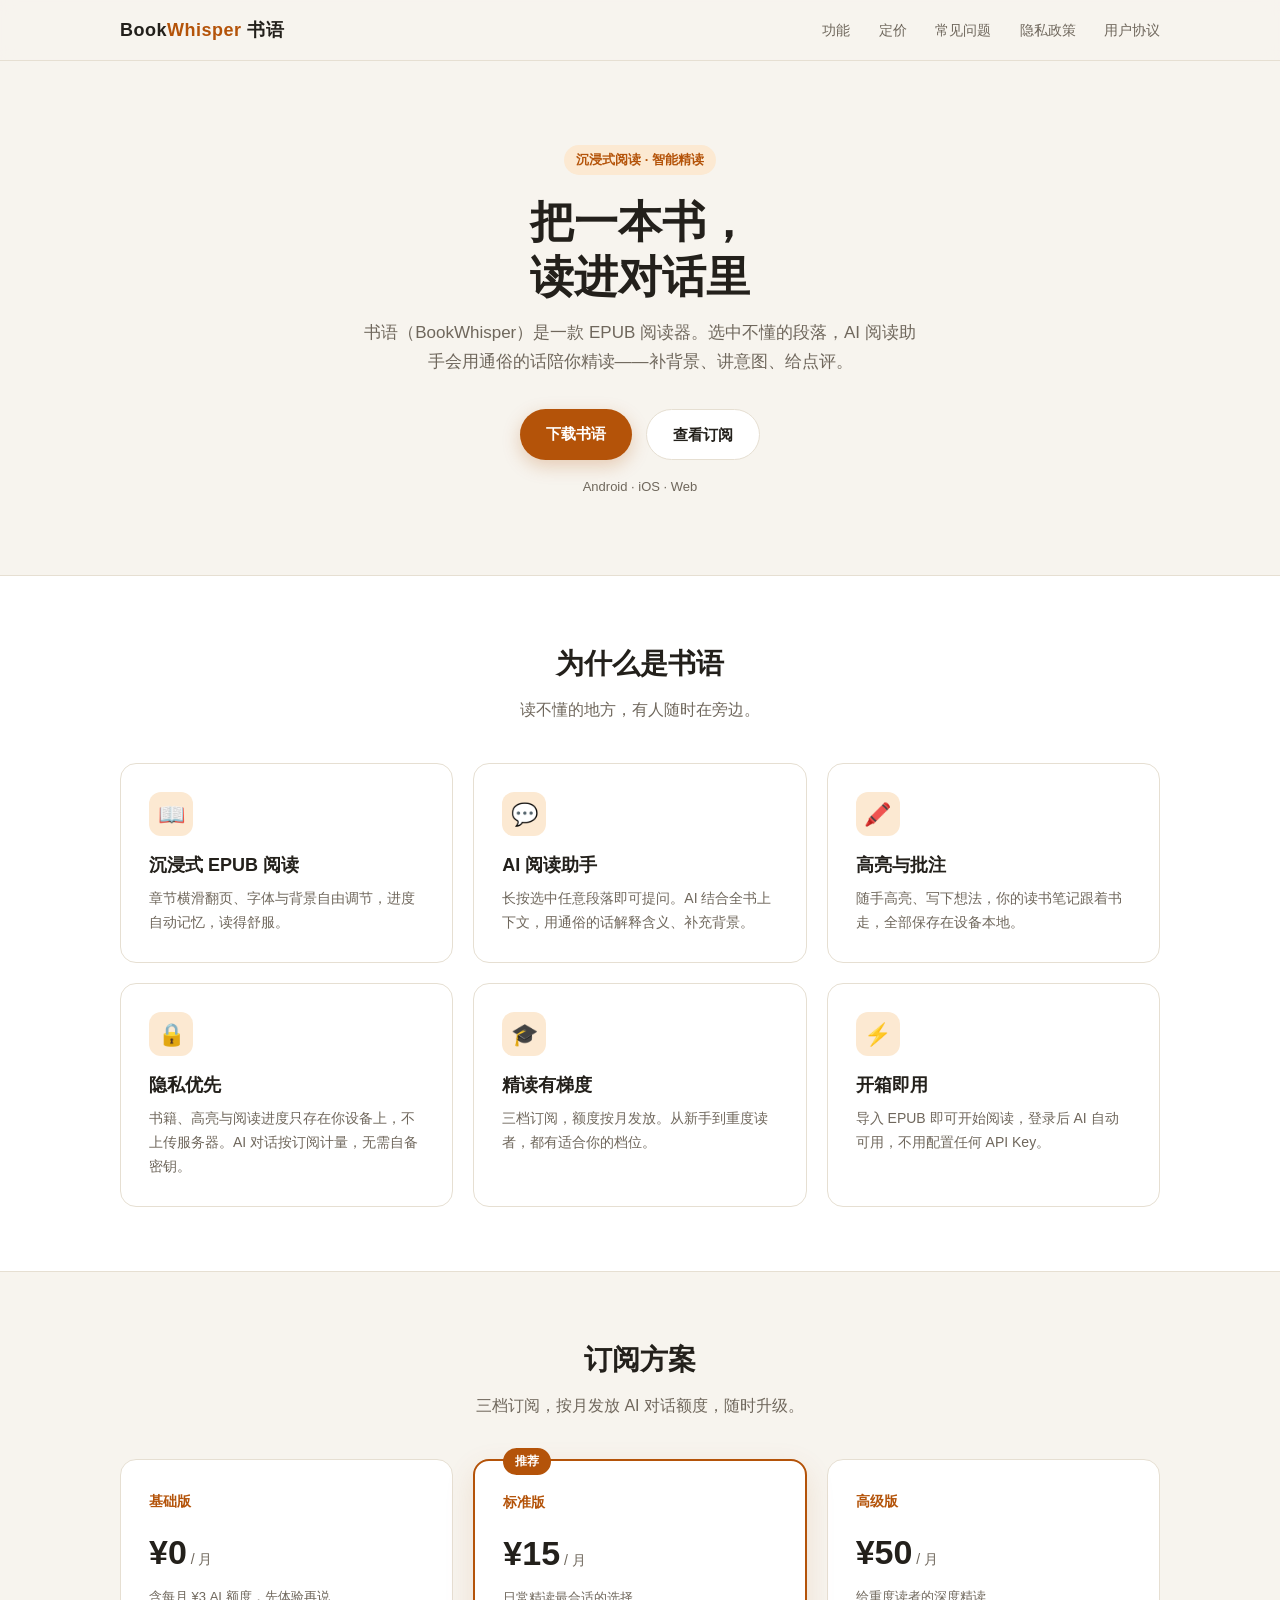
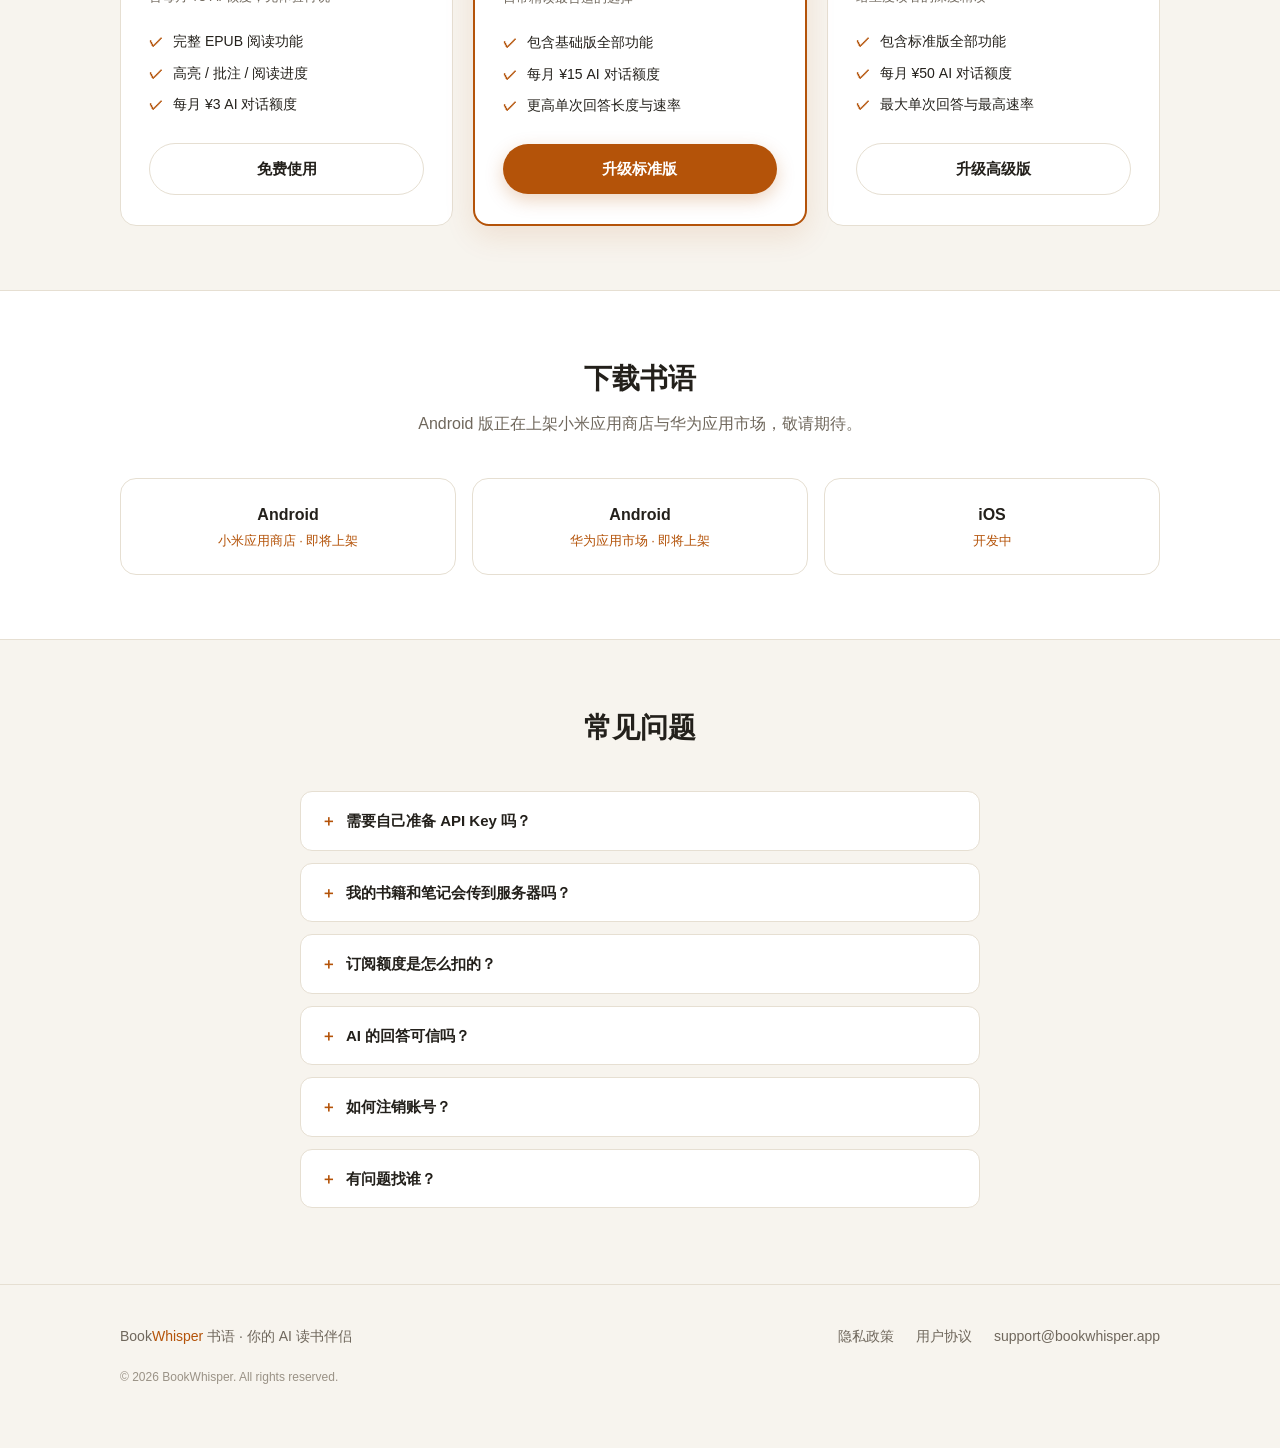
<file: index.html>
<!DOCTYPE html>
<html lang="zh-CN">
<head>
  <meta charset="UTF-8">
  <meta name="viewport" content="width=device-width, initial-scale=1.0">
  <title>书语 BookWhisper · 把一本书，读进对话里</title>
  <meta name="description" content="书语（BookWhisper）—— 沉浸式 EPUB 阅读器 + AI 阅读助手。选中即问，不懂的段落 AI 陪你精读。">
  <link rel="icon" href="data:image/svg+xml,<svg xmlns='http://www.w3.org/2000/svg' viewBox='0 0 100 100'><text y='.9em' font-size='90'>📖</text></svg>">
  <link rel="stylesheet" href="css/style.css">
</head>
<body>

<header class="site-header">
  <div class="container nav">
    <a class="brand" href="index.html">Book<em>Whisper</em> 书语</a>
    <nav class="nav-links">
      <a href="#features">功能</a>
      <a href="#pricing">定价</a>
      <a href="#faq">常见问题</a>
      <a class="hide-sm" href="privacy.html">隐私政策</a>
      <a class="hide-sm" href="terms.html">用户协议</a>
    </nav>
  </div>
</header>

<!-- Hero -->
<section class="hero">
  <div class="container">
    <span class="badge">沉浸式阅读 · 智能精读</span>
    <h1>把一本书，<br>读进对话里</h1>
    <p class="sub">书语（BookWhisper）是一款 EPUB 阅读器。选中不懂的段落，AI 阅读助手会用通俗的话陪你精读——补背景、讲意图、给点评。</p>
    <div class="hero-cta">
      <a class="btn btn-primary" href="#download">下载书语</a>
      <a class="btn btn-ghost" href="#pricing">查看订阅</a>
    </div>
    <p class="hero-note">Android · iOS · Web</p>
  </div>
</section>

<!-- 功能 -->
<section class="section alt" id="features">
  <div class="container">
    <div class="section-head">
      <h2>为什么是书语</h2>
      <p>读不懂的地方，有人随时在旁边。</p>
    </div>
    <div class="grid grid-3">
      <div class="card">
        <div class="icon">📖</div>
        <h3>沉浸式 EPUB 阅读</h3>
        <p>章节横滑翻页、字体与背景自由调节，进度自动记忆，读得舒服。</p>
      </div>
      <div class="card">
        <div class="icon">💬</div>
        <h3>AI 阅读助手</h3>
        <p>长按选中任意段落即可提问。AI 结合全书上下文，用通俗的话解释含义、补充背景。</p>
      </div>
      <div class="card">
        <div class="icon">🖍️</div>
        <h3>高亮与批注</h3>
        <p>随手高亮、写下想法，你的读书笔记跟着书走，全部保存在设备本地。</p>
      </div>
      <div class="card">
        <div class="icon">🔒</div>
        <h3>隐私优先</h3>
        <p>书籍、高亮与阅读进度只存在你设备上，不上传服务器。AI 对话按订阅计量，无需自备密钥。</p>
      </div>
      <div class="card">
        <div class="icon">🎓</div>
        <h3>精读有梯度</h3>
        <p>三档订阅，额度按月发放。从新手到重度读者，都有适合你的档位。</p>
      </div>
      <div class="card">
        <div class="icon">⚡</div>
        <h3>开箱即用</h3>
        <p>导入 EPUB 即可开始阅读，登录后 AI 自动可用，不用配置任何 API Key。</p>
      </div>
    </div>
  </div>
</section>

<!-- 定价 -->
<section class="section" id="pricing">
  <div class="container">
    <div class="section-head">
      <h2>订阅方案</h2>
      <p>三档订阅，按月发放 AI 对话额度，随时升级。</p>
    </div>
    <div class="grid grid-3">
      <div class="price-card">
        <div class="tier">基础版</div>
        <div class="price">¥0<span> / 月</span></div>
        <div class="desc">含每月 ¥3 AI 额度，先体验再说</div>
        <ul>
          <li>完整 EPUB 阅读功能</li>
          <li>高亮 / 批注 / 阅读进度</li>
          <li>每月 ¥3 AI 对话额度</li>
        </ul>
        <a class="btn btn-ghost" href="#download">免费使用</a>
      </div>
      <div class="price-card hot">
        <div class="tier">标准版</div>
        <div class="price">¥15<span> / 月</span></div>
        <div class="desc">日常精读最合适的选择</div>
        <ul>
          <li>包含基础版全部功能</li>
          <li>每月 ¥15 AI 对话额度</li>
          <li>更高单次回答长度与速率</li>
        </ul>
        <a class="btn btn-primary" href="#download">升级标准版</a>
      </div>
      <div class="price-card">
        <div class="tier">高级版</div>
        <div class="price">¥50<span> / 月</span></div>
        <div class="desc">给重度读者的深度精读</div>
        <ul>
          <li>包含标准版全部功能</li>
          <li>每月 ¥50 AI 对话额度</li>
          <li>最大单次回答与最高速率</li>
        </ul>
        <a class="btn btn-ghost" href="#download">升级高级版</a>
      </div>
    </div>
  </div>
</section>

<!-- 下载 -->
<section class="section alt" id="download">
  <div class="container">
    <div class="section-head">
      <h2>下载书语</h2>
      <p>Android 版正在上架小米应用商店与华为应用市场，敬请期待。</p>
    </div>
    <div class="store-grid">
      <div class="store">
        <div class="name">Android</div>
        <div class="state soon">小米应用商店 · 即将上架</div>
      </div>
      <div class="store">
        <div class="name">Android</div>
        <div class="state soon">华为应用市场 · 即将上架</div>
      </div>
      <div class="store">
        <div class="name">iOS</div>
        <div class="state soon">开发中</div>
      </div>
    </div>
  </div>
</section>

<!-- FAQ -->
<section class="section" id="faq">
  <div class="container">
    <div class="section-head">
      <h2>常见问题</h2>
    </div>
    <div class="faq">
      <details>
        <summary>需要自己准备 API Key 吗？</summary>
        <p>不需要。订阅后 AI 服务由我们统一提供，登录即可使用，无需配置任何密钥。</p>
      </details>
      <details>
        <summary>我的书籍和笔记会传到服务器吗？</summary>
        <p>不会。书籍文件、高亮、批注和阅读进度都保存在你的设备本地。仅当你向 AI 提问时，问题与上下文摘录才会发送到服务器用于生成回复。</p>
      </details>
      <details>
        <summary>订阅额度是怎么扣的？</summary>
        <p>三档订阅每月向账户发放对应额度的余额，AI 对话按实际用量扣费。额度用尽后当月需等待次月额度或升级档位，不会超扣。</p>
      </details>
      <details>
        <summary>AI 的回答可信吗？</summary>
        <p>AI 回复由模型自动生成，可能存在不准确之处，仅供辅助阅读参考，不应作为法律、医疗、投资等专业决策依据。</p>
      </details>
      <details>
        <summary>如何注销账号？</summary>
        <p>在 App 内「我的 → 注销账号」即可。注销后服务端账号、余额、订单与用量数据将被删除且不可恢复。</p>
      </details>
      <details>
        <summary>有问题找谁？</summary>
        <p>写邮件到 support@bookwhisper.app，我们会尽快回复。</p>
      </details>
    </div>
  </div>
</section>

<footer class="site-footer">
  <div class="container">
    <div class="footer-row">
      <span>Book<em style="font-style:normal;color:var(--accent)">Whisper</em> 书语 · 你的 AI 读书伴侣</span>
      <span>
        <a href="privacy.html">隐私政策</a>
        <a href="terms.html">用户协议</a>
        <a href="mailto:support@bookwhisper.app">support@bookwhisper.app</a>
      </span>
    </div>
    <p class="copyright">© 2026 BookWhisper. All rights reserved.</p>
  </div>
</footer>

</body>
</html>
</file>
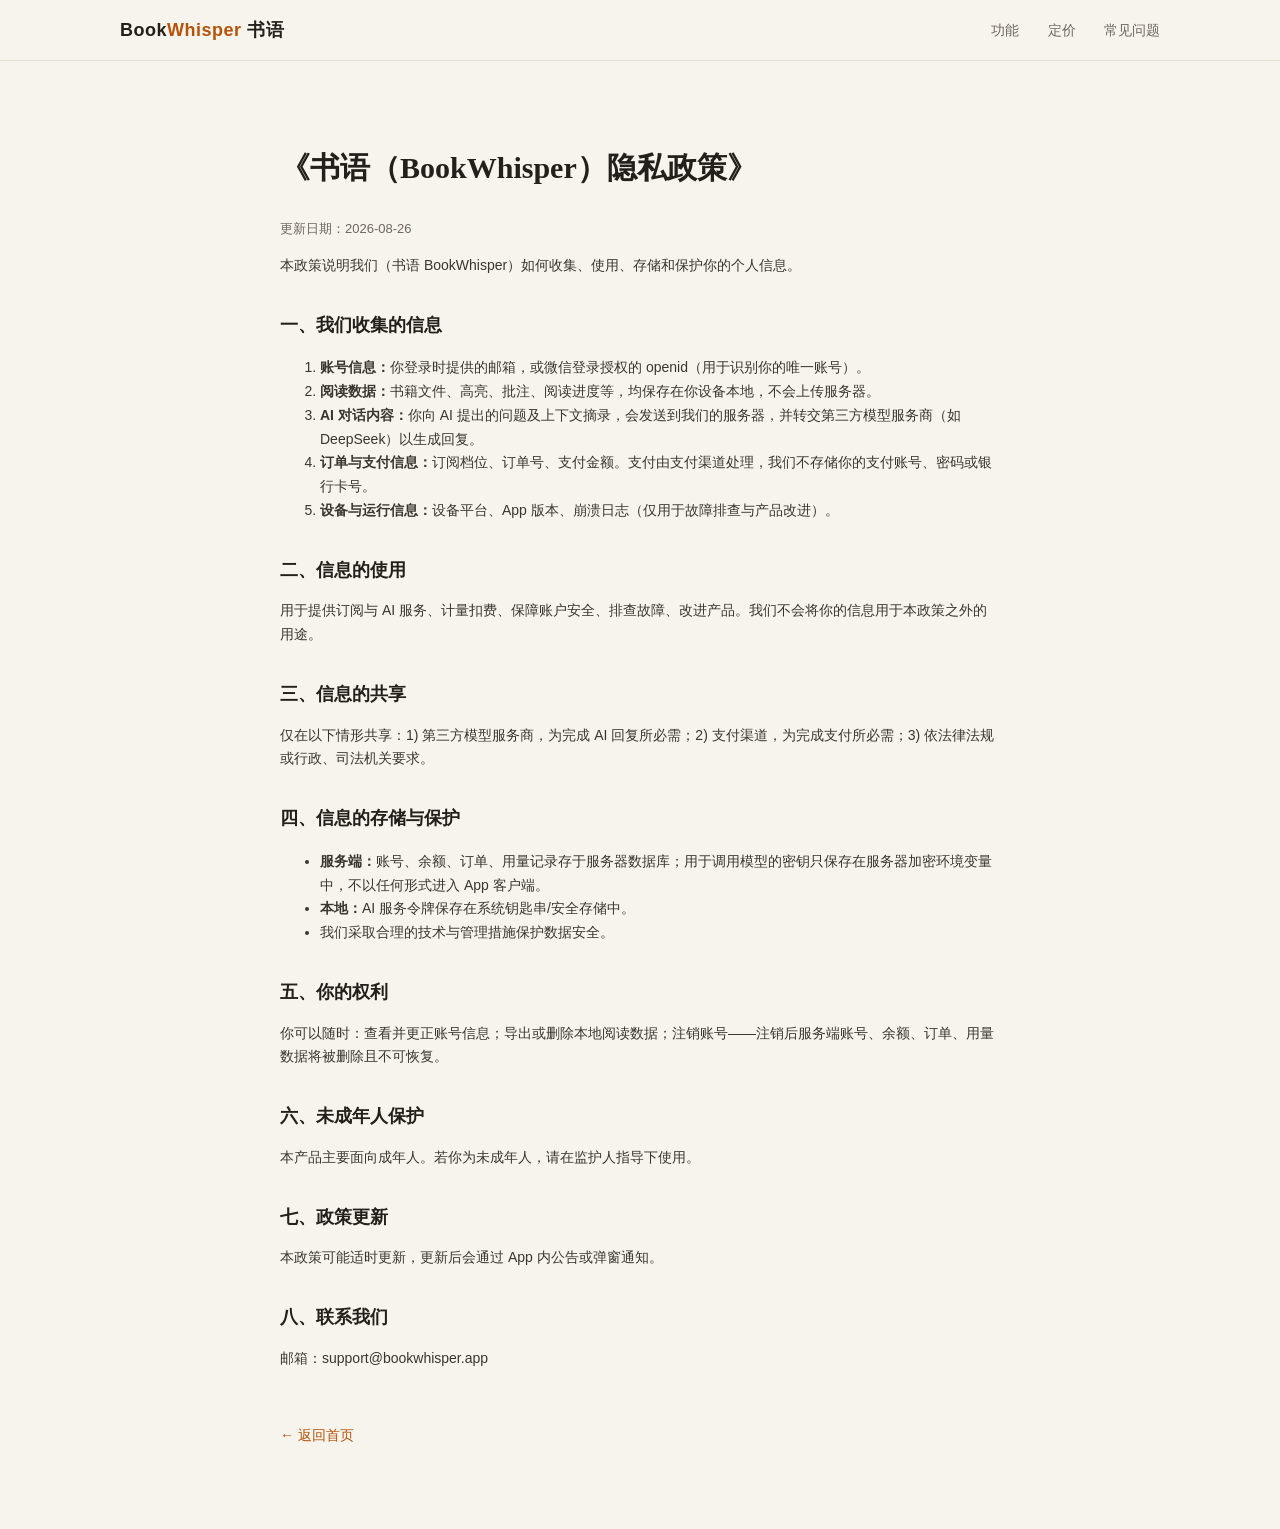
<file: privacy.html>
<!DOCTYPE html>
<html lang="zh-CN">
<head>
  <meta charset="UTF-8">
  <meta name="viewport" content="width=device-width, initial-scale=1.0">
  <title>隐私政策 · 书语 BookWhisper</title>
  <link rel="icon" href="data:image/svg+xml,<svg xmlns='http://www.w3.org/2000/svg' viewBox='0 0 100 100'><text y='.9em' font-size='90'>📖</text></svg>">
  <link rel="stylesheet" href="css/style.css">
</head>
<body>

<header class="site-header">
  <div class="container nav">
    <a class="brand" href="index.html">Book<em>Whisper</em> 书语</a>
    <nav class="nav-links">
      <a href="index.html#features">功能</a>
      <a href="index.html#pricing">定价</a>
      <a href="index.html#faq">常见问题</a>
    </nav>
  </div>
</header>

<article class="legal">
  <h1>《书语（BookWhisper）隐私政策》</h1>
  <p class="updated">更新日期：2026-08-26</p>
  <p>本政策说明我们（书语 BookWhisper）如何收集、使用、存储和保护你的个人信息。</p>

  <h2>一、我们收集的信息</h2>
  <ol>
    <li><strong>账号信息：</strong>你登录时提供的邮箱，或微信登录授权的 openid（用于识别你的唯一账号）。</li>
    <li><strong>阅读数据：</strong>书籍文件、高亮、批注、阅读进度等，均保存在你设备本地，不会上传服务器。</li>
    <li><strong>AI 对话内容：</strong>你向 AI 提出的问题及上下文摘录，会发送到我们的服务器，并转交第三方模型服务商（如 DeepSeek）以生成回复。</li>
    <li><strong>订单与支付信息：</strong>订阅档位、订单号、支付金额。支付由支付渠道处理，我们不存储你的支付账号、密码或银行卡号。</li>
    <li><strong>设备与运行信息：</strong>设备平台、App 版本、崩溃日志（仅用于故障排查与产品改进）。</li>
  </ol>

  <h2>二、信息的使用</h2>
  <p>用于提供订阅与 AI 服务、计量扣费、保障账户安全、排查故障、改进产品。我们不会将你的信息用于本政策之外的用途。</p>

  <h2>三、信息的共享</h2>
  <p>仅在以下情形共享：1) 第三方模型服务商，为完成 AI 回复所必需；2) 支付渠道，为完成支付所必需；3) 依法律法规或行政、司法机关要求。</p>

  <h2>四、信息的存储与保护</h2>
  <ul>
    <li><strong>服务端：</strong>账号、余额、订单、用量记录存于服务器数据库；用于调用模型的密钥只保存在服务器加密环境变量中，不以任何形式进入 App 客户端。</li>
    <li><strong>本地：</strong>AI 服务令牌保存在系统钥匙串/安全存储中。</li>
    <li>我们采取合理的技术与管理措施保护数据安全。</li>
  </ul>

  <h2>五、你的权利</h2>
  <p>你可以随时：查看并更正账号信息；导出或删除本地阅读数据；注销账号——注销后服务端账号、余额、订单、用量数据将被删除且不可恢复。</p>

  <h2>六、未成年人保护</h2>
  <p>本产品主要面向成年人。若你为未成年人，请在监护人指导下使用。</p>

  <h2>七、政策更新</h2>
  <p>本政策可能适时更新，更新后会通过 App 内公告或弹窗通知。</p>

  <h2>八、联系我们</h2>
  <p>邮箱：support@bookwhisper.app</p>

  <a class="back" href="index.html">← 返回首页</a>
</article>

</body>
</html>
</file>
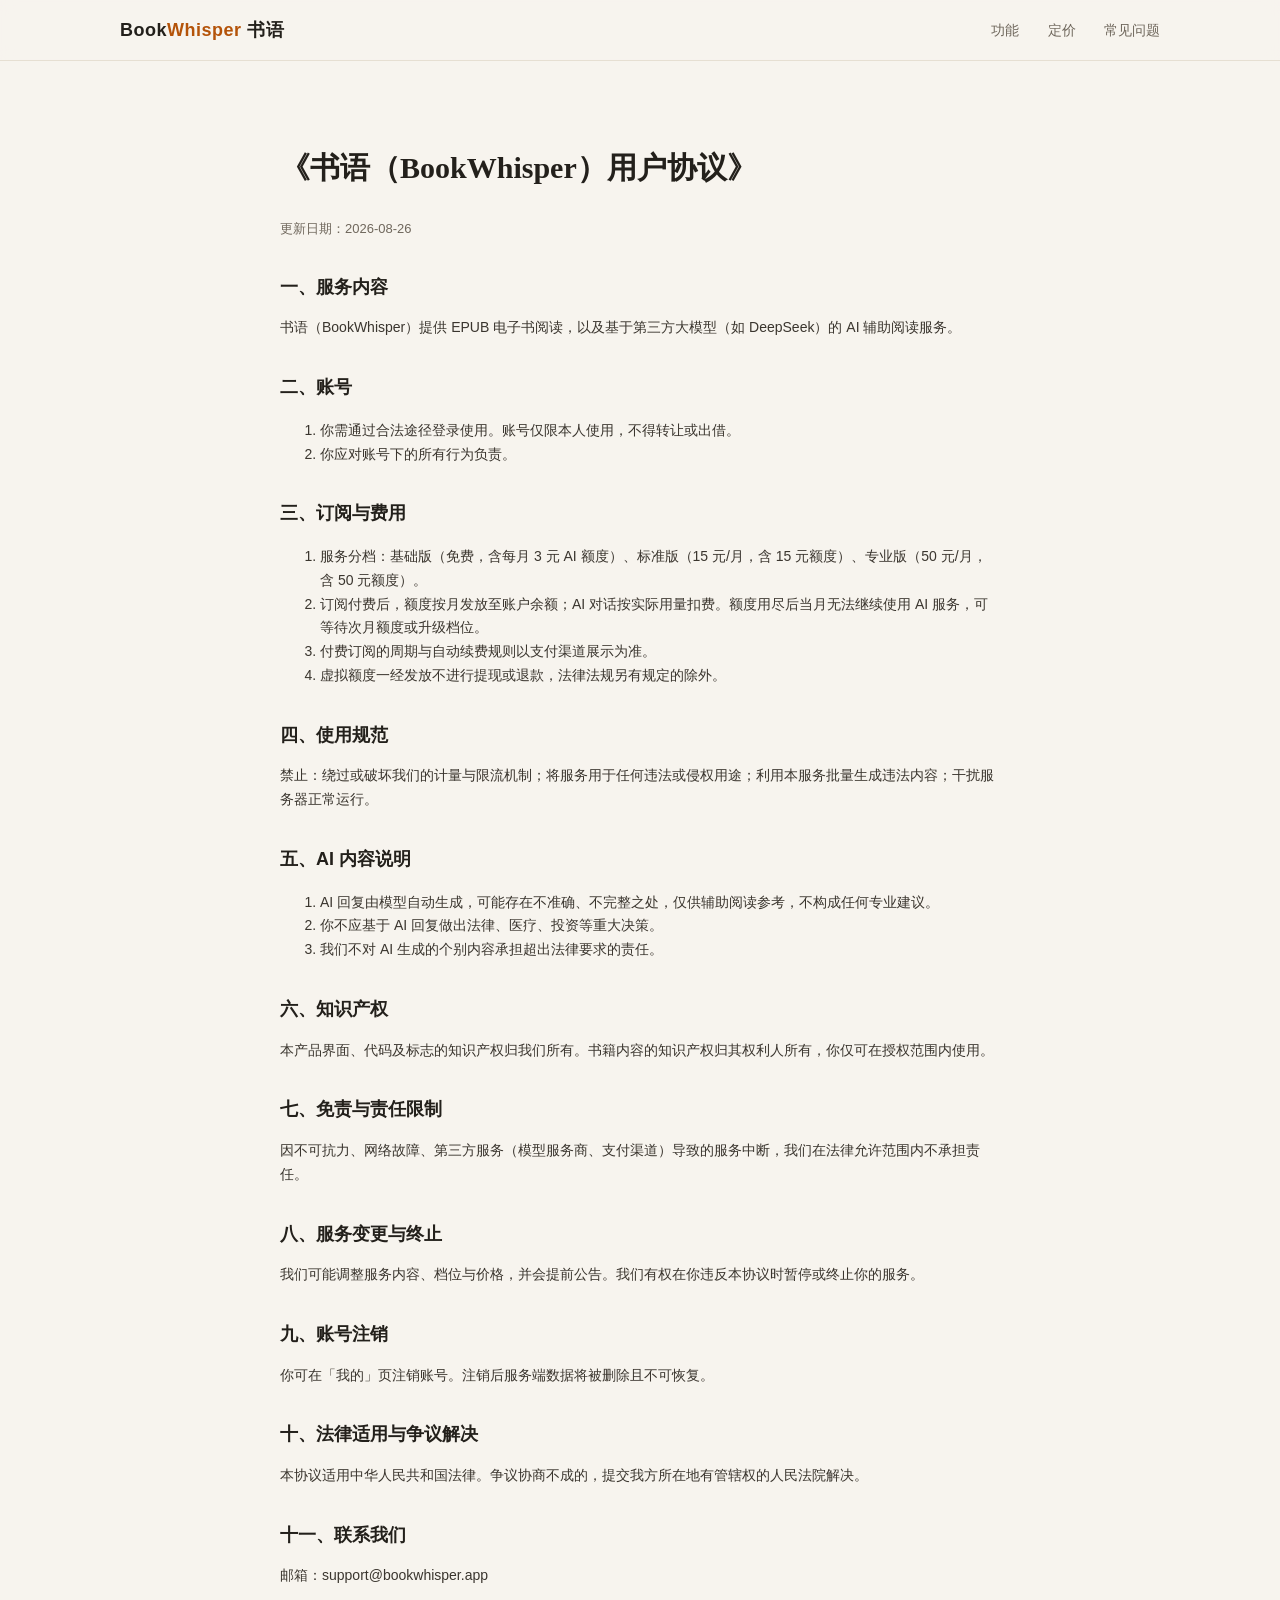
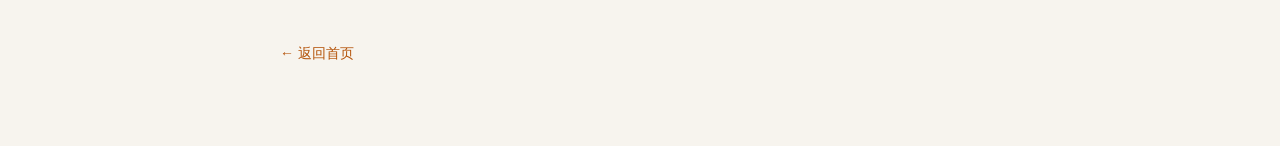
<file: terms.html>
<!DOCTYPE html>
<html lang="zh-CN">
<head>
  <meta charset="UTF-8">
  <meta name="viewport" content="width=device-width, initial-scale=1.0">
  <title>用户协议 · 书语 BookWhisper</title>
  <link rel="icon" href="data:image/svg+xml,<svg xmlns='http://www.w3.org/2000/svg' viewBox='0 0 100 100'><text y='.9em' font-size='90'>📖</text></svg>">
  <link rel="stylesheet" href="css/style.css">
</head>
<body>

<header class="site-header">
  <div class="container nav">
    <a class="brand" href="index.html">Book<em>Whisper</em> 书语</a>
    <nav class="nav-links">
      <a href="index.html#features">功能</a>
      <a href="index.html#pricing">定价</a>
      <a href="index.html#faq">常见问题</a>
    </nav>
  </div>
</header>

<article class="legal">
  <h1>《书语（BookWhisper）用户协议》</h1>
  <p class="updated">更新日期：2026-08-26</p>

  <h2>一、服务内容</h2>
  <p>书语（BookWhisper）提供 EPUB 电子书阅读，以及基于第三方大模型（如 DeepSeek）的 AI 辅助阅读服务。</p>

  <h2>二、账号</h2>
  <ol>
    <li>你需通过合法途径登录使用。账号仅限本人使用，不得转让或出借。</li>
    <li>你应对账号下的所有行为负责。</li>
  </ol>

  <h2>三、订阅与费用</h2>
  <ol>
    <li>服务分档：基础版（免费，含每月 3 元 AI 额度）、标准版（15 元/月，含 15 元额度）、专业版（50 元/月，含 50 元额度）。</li>
    <li>订阅付费后，额度按月发放至账户余额；AI 对话按实际用量扣费。额度用尽后当月无法继续使用 AI 服务，可等待次月额度或升级档位。</li>
    <li>付费订阅的周期与自动续费规则以支付渠道展示为准。</li>
    <li>虚拟额度一经发放不进行提现或退款，法律法规另有规定的除外。</li>
  </ol>

  <h2>四、使用规范</h2>
  <p>禁止：绕过或破坏我们的计量与限流机制；将服务用于任何违法或侵权用途；利用本服务批量生成违法内容；干扰服务器正常运行。</p>

  <h2>五、AI 内容说明</h2>
  <ol>
    <li>AI 回复由模型自动生成，可能存在不准确、不完整之处，仅供辅助阅读参考，不构成任何专业建议。</li>
    <li>你不应基于 AI 回复做出法律、医疗、投资等重大决策。</li>
    <li>我们不对 AI 生成的个别内容承担超出法律要求的责任。</li>
  </ol>

  <h2>六、知识产权</h2>
  <p>本产品界面、代码及标志的知识产权归我们所有。书籍内容的知识产权归其权利人所有，你仅可在授权范围内使用。</p>

  <h2>七、免责与责任限制</h2>
  <p>因不可抗力、网络故障、第三方服务（模型服务商、支付渠道）导致的服务中断，我们在法律允许范围内不承担责任。</p>

  <h2>八、服务变更与终止</h2>
  <p>我们可能调整服务内容、档位与价格，并会提前公告。我们有权在你违反本协议时暂停或终止你的服务。</p>

  <h2>九、账号注销</h2>
  <p>你可在「我的」页注销账号。注销后服务端数据将被删除且不可恢复。</p>

  <h2>十、法律适用与争议解决</h2>
  <p>本协议适用中华人民共和国法律。争议协商不成的，提交我方所在地有管辖权的人民法院解决。</p>

  <h2>十一、联系我们</h2>
  <p>邮箱：support@bookwhisper.app</p>

  <a class="back" href="index.html">← 返回首页</a>
</article>

</body>
</html>
</file>
<file: css/style.css>
/* 书语 BookWhisper 官网 —— 温暖纸质风，阅读 App 调性 */
:root {
  --bg: #f7f4ee;
  --surface: #ffffff;
  --ink: #23201b;
  --muted: #6f675c;
  --accent: #b45309;
  --accent-soft: #fce9d2;
  --border: #e6dfd2;
  --radius: 16px;
}

* { box-sizing: border-box; }

html { scroll-behavior: smooth; }

body {
  margin: 0;
  font-family: -apple-system, BlinkMacSystemFont, "PingFang SC",
    "Hiragino Sans GB", "Microsoft YaHei", "Segoe UI", sans-serif;
  background: var(--bg);
  color: var(--ink);
  line-height: 1.7;
}

.container { max-width: 1080px; margin: 0 auto; padding: 0 20px; }

/* ---------- 顶栏 ---------- */
.site-header {
  position: sticky;
  top: 0;
  z-index: 10;
  background: rgba(247, 244, 238, 0.92);
  backdrop-filter: blur(8px);
  border-bottom: 1px solid var(--border);
}
.nav {
  display: flex;
  align-items: center;
  justify-content: space-between;
  height: 60px;
}
.brand {
  font-weight: 700;
  font-size: 18px;
  letter-spacing: 0.5px;
  text-decoration: none;
  color: var(--ink);
}
.brand em { font-style: normal; color: var(--accent); }
.nav-links a {
  margin-left: 24px;
  color: var(--muted);
  text-decoration: none;
  font-size: 14px;
}
.nav-links a:hover { color: var(--accent); }
@media (max-width: 640px) {
  .nav-links a { margin-left: 14px; font-size: 13px; }
  .nav-links .hide-sm { display: none; }
}

/* ---------- Hero ---------- */
.hero {
  padding: 84px 0 64px;
  text-align: center;
}
.badge {
  display: inline-block;
  padding: 4px 12px;
  border-radius: 999px;
  background: var(--accent-soft);
  color: var(--accent);
  font-size: 13px;
  font-weight: 600;
}
.hero h1 {
  margin: 20px auto 14px;
  max-width: 720px;
  font-size: 44px;
  line-height: 1.25;
  font-family: Georgia, "Songti SC", "SimSun", "Noto Serif SC", serif;
  font-weight: 700;
}
.hero p.sub {
  max-width: 560px;
  margin: 0 auto;
  color: var(--muted);
  font-size: 17px;
}
.hero-cta { margin-top: 32px; display: flex; gap: 14px; justify-content: center; flex-wrap: wrap; }
.btn {
  display: inline-block;
  padding: 12px 26px;
  border-radius: 999px;
  font-size: 15px;
  font-weight: 600;
  text-decoration: none;
  transition: transform 0.15s ease, box-shadow 0.15s ease;
}
.btn:hover { transform: translateY(-1px); }
.btn-primary { background: var(--accent); color: #fff; box-shadow: 0 6px 18px rgba(180, 83, 9, 0.25); }
.btn-ghost { background: var(--surface); color: var(--ink); border: 1px solid var(--border); }
.hero-note { margin-top: 16px; color: var(--muted); font-size: 13px; }

/* ---------- 通用区块 ---------- */
.section { padding: 64px 0; }
.section.alt { background: #fff; border-top: 1px solid var(--border); border-bottom: 1px solid var(--border); }
.section-head { text-align: center; margin-bottom: 40px; }
.section-head h2 {
  margin: 0 0 8px;
  font-size: 28px;
  font-family: Georgia, "Songti SC", "SimSun", "Noto Serif SC", serif;
}
.section-head p { margin: 0; color: var(--muted); }

.grid { display: grid; gap: 20px; }
.grid-3 { grid-template-columns: repeat(3, 1fr); }
.grid-2 { grid-template-columns: repeat(2, 1fr); }
@media (max-width: 820px) {
  .grid-3, .grid-2 { grid-template-columns: 1fr; }
}

.card {
  background: var(--surface);
  border: 1px solid var(--border);
  border-radius: var(--radius);
  padding: 28px;
}
.card .icon {
  width: 44px; height: 44px;
  display: flex; align-items: center; justify-content: center;
  border-radius: 12px;
  background: var(--accent-soft);
  font-size: 22px;
  margin-bottom: 14px;
}
.card h3 { margin: 0 0 6px; font-size: 18px; }
.card p { margin: 0; color: var(--muted); font-size: 14px; }

/* ---------- 定价 ---------- */
.price-card {
  display: flex;
  flex-direction: column;
  background: var(--surface);
  border: 1px solid var(--border);
  border-radius: var(--radius);
  padding: 30px 28px;
}
.price-card.hot {
  border: 2px solid var(--accent);
  box-shadow: 0 10px 30px rgba(180, 83, 9, 0.12);
  position: relative;
}
.price-card.hot::before {
  content: "推荐";
  position: absolute;
  top: -13px;
  left: 28px;
  padding: 3px 12px;
  border-radius: 999px;
  background: var(--accent);
  color: #fff;
  font-size: 12px;
  font-weight: 600;
}
.price-card .tier { font-size: 14px; font-weight: 600; color: var(--accent); }
.price-card .price {
  margin: 10px 0 4px;
  font-size: 34px;
  font-weight: 700;
}
.price-card .price span { font-size: 14px; font-weight: 400; color: var(--muted); }
.price-card .desc { color: var(--muted); font-size: 13px; margin-bottom: 18px; }
.price-card ul { margin: 0 0 22px; padding: 0; list-style: none; font-size: 14px; }
.price-card li { padding: 4px 0 4px 24px; position: relative; }
.price-card li::before {
  content: "✓";
  position: absolute;
  left: 0;
  color: var(--accent);
  font-weight: 700;
}
.price-card .btn { margin-top: auto; text-align: center; }

/* ---------- 下载 ---------- */
.store-grid { display: grid; gap: 16px; grid-template-columns: repeat(3, 1fr); }
@media (max-width: 820px) { .store-grid { grid-template-columns: 1fr; } }
.store {
  background: var(--surface);
  border: 1px solid var(--border);
  border-radius: var(--radius);
  padding: 22px;
  text-align: center;
}
.store .name { font-weight: 600; margin-bottom: 2px; }
.store .state { font-size: 13px; color: var(--muted); }
.store .state.soon { color: var(--accent); }

/* ---------- FAQ ---------- */
.faq { max-width: 680px; margin: 0 auto; }
.faq details {
  background: var(--surface);
  border: 1px solid var(--border);
  border-radius: 12px;
  padding: 16px 20px;
  margin-bottom: 12px;
}
.faq summary {
  cursor: pointer;
  font-weight: 600;
  font-size: 15px;
  list-style: none;
}
.faq summary::-webkit-details-marker { display: none; }
.faq summary::before { content: "＋"; color: var(--accent); margin-right: 10px; font-weight: 700; }
.faq details[open] summary::before { content: "－"; }
.faq details p { margin: 10px 0 0; color: var(--muted); font-size: 14px; }

/* ---------- 页脚 ---------- */
.site-footer {
  border-top: 1px solid var(--border);
  padding: 40px 0 48px;
  color: var(--muted);
  font-size: 14px;
}
.footer-row { display: flex; justify-content: space-between; flex-wrap: wrap; gap: 16px; }
.footer-row a { color: var(--muted); text-decoration: none; margin-left: 18px; }
.footer-row a:hover { color: var(--accent); }
.copyright { margin-top: 18px; font-size: 12px; color: #9a9286; }

/* ---------- 法律文档页 ---------- */
.legal { max-width: 760px; margin: 0 auto; padding: 56px 20px 80px; }
.legal h1 { font-size: 30px; font-family: Georgia, "Songti SC", "SimSun", serif; }
.legal h2 { font-size: 18px; margin: 32px 0 8px; }
.legal p, .legal li { color: #3a352e; font-size: 14px; }
.legal .updated { color: var(--muted); font-size: 13px; }
.legal .back { display: inline-block; margin-top: 40px; color: var(--accent); text-decoration: none; font-size: 14px; }
</file>
